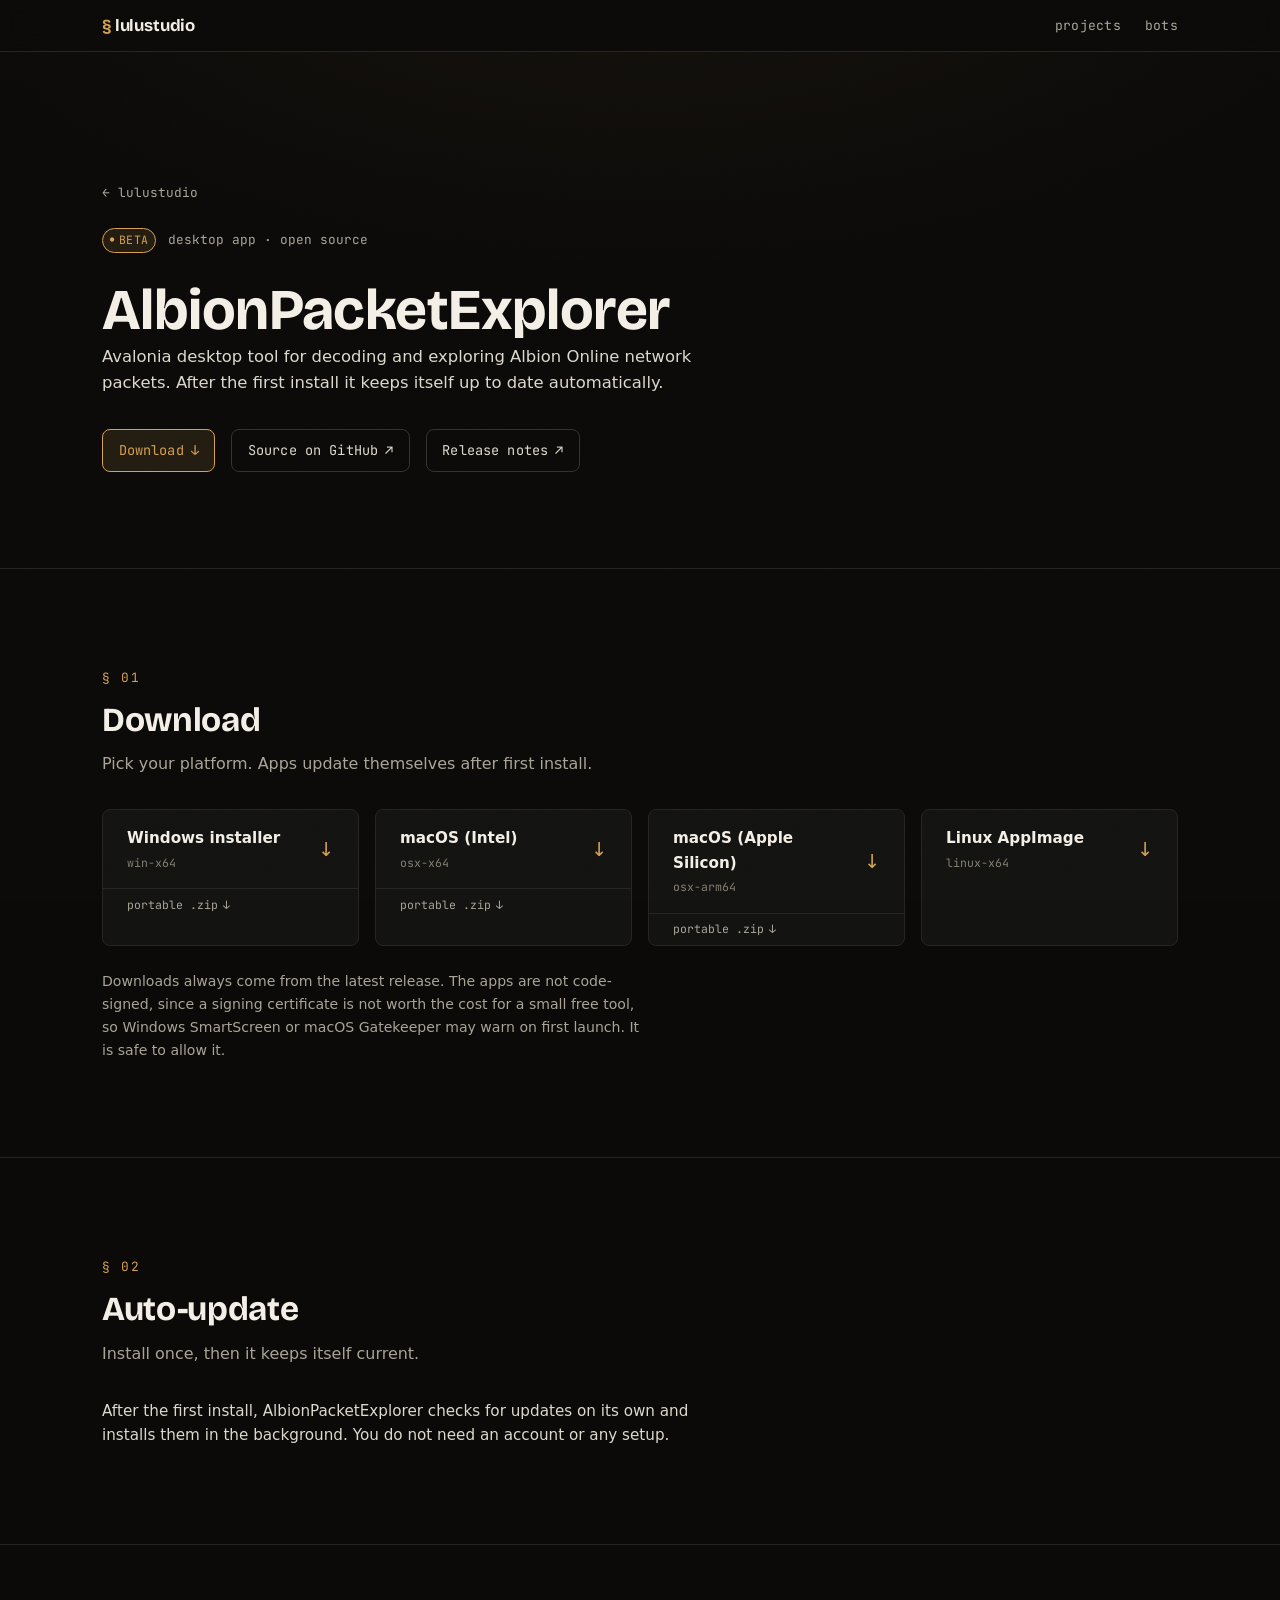
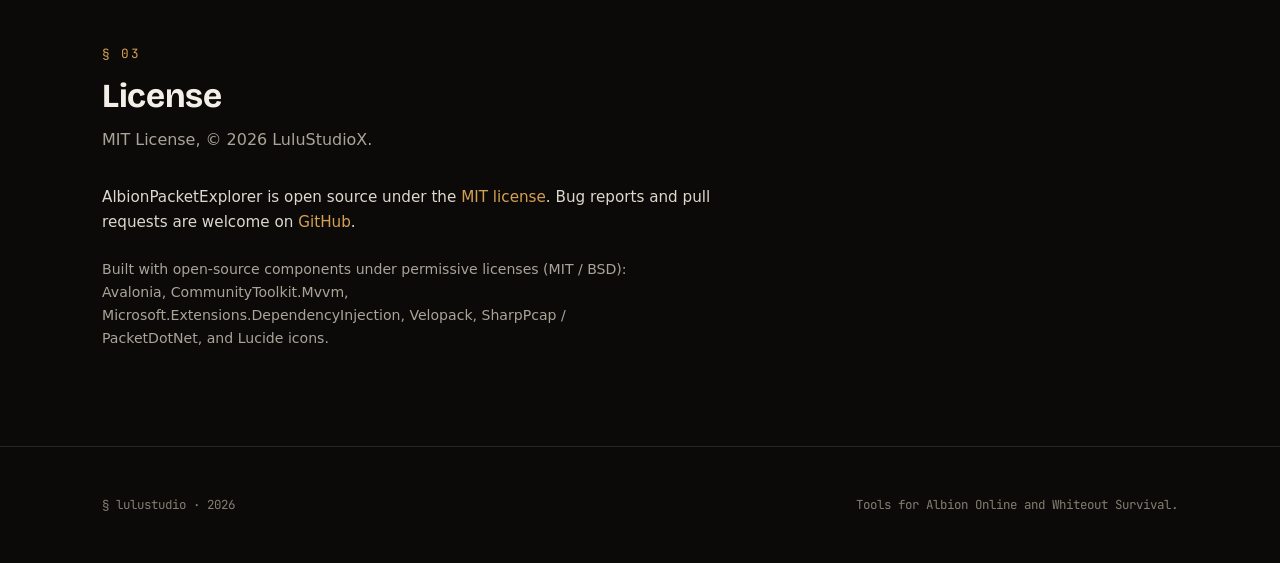
<file: apx/index.html>
<!doctype html>
<html lang="en">
  <head>
    <meta charset="utf-8" />
    <meta name="viewport" content="width=device-width, initial-scale=1" />
    <title>AlbionPacketExplorer - LuluStudio</title>
    <meta name="description" content="Desktop tool for decoding and exploring Albion Online network packets. Updates itself from GitHub releases." />
    <link rel="canonical" href="https://projects.lulustudio.dk/apx/" />
    <meta property="og:title" content="AlbionPacketExplorer - LuluStudio" />
    <meta property="og:description" content="Decode and explore Albion Online network packets. Auto-updating desktop app." />
    <meta property="og:type" content="website" />
    <meta name="theme-color" content="#0b0a09" />
    <link rel="icon" href="/favicon.svg" type="image/svg+xml" />
    <link rel="preconnect" href="https://fonts.googleapis.com" />
    <link rel="preconnect" href="https://fonts.gstatic.com" crossorigin />
    <link href="https://fonts.googleapis.com/css2?family=Bricolage+Grotesque:opsz,wght@12..96,400..800&family=JetBrains+Mono:wght@400;500;600&display=swap" rel="stylesheet" />
    <link rel="stylesheet" href="/css/styles.css?v=7c2fed3b" />
  </head>
  <body>
    <div class="grain" aria-hidden="true"></div>
    <a class="skip-link" href="#main">skip to content</a>

    <nav class="site-nav">
      <div class="page-width site-nav__bar">
        <a class="site-nav__brand" href="/"><span class="site-nav__mark">§</span> <span class="site-nav__word">lulustudio</span></a>
        <ul class="site-nav__links">
          <li><a href="/#projects">projects</a></li>
          <li><a href="/#bots">bots</a></li>
        </ul>
      </div>
    </nav>

    <main id="main">
      <header class="hero">
        <div class="page-width">
          <a class="hero__back" href="/">← lulustudio</a>
          <p class="hero__eyebrow">
            <span class="badge badge--accent"><span class="badge__dot" aria-hidden="true">●</span>beta</span>
            desktop app · open source
          </p>
          <h1>AlbionPacketExplorer</h1>
          <p class="hero__lead">
            Avalonia desktop tool for decoding and exploring Albion Online network packets. After the first install it keeps itself up to date automatically.
          </p>
          <div class="hero__actions">
            <a class="button" href="#download">Download <span aria-hidden="true">↓</span></a>
            <a class="button button--ghost" href="https://github.com/LuluStudioX/AlbionPacketExplorer" target="_blank" rel="noopener">Source on GitHub <span aria-hidden="true">↗</span></a>
            <a class="button button--ghost" href="https://github.com/LuluStudioX/AlbionPacketExplorer/releases" target="_blank" rel="noopener">Release notes <span aria-hidden="true">↗</span></a>
          </div>
        </div>
      </header>

      <section class="section" id="download">
        <div class="page-width">
          <header class="section__header">
            <span class="section__number">§ 01</span>
            <h2 class="section__title">Download</h2>
            <p class="section__lead">Pick your platform. Apps update themselves after first install.</p>
          </header>
          <div class="download-grid" data-downloads="apx"></div>
          <p class="fine-print">
            Downloads always come from the latest release. The apps are not code-signed, since a signing certificate is not worth the cost for a small free tool, so Windows SmartScreen or macOS Gatekeeper may warn on first launch. It is safe to allow it.
          </p>
        </div>
      </section>

      <section class="section" id="updates">
        <div class="page-width">
          <header class="section__header">
            <span class="section__number">§ 02</span>
            <h2 class="section__title">Auto-update</h2>
            <p class="section__lead">Install once, then it keeps itself current.</p>
          </header>
          <div class="prose">
            <p>
              After the first install, AlbionPacketExplorer checks for updates on its own and
              installs them in the background. You do not need an account or any setup.
            </p>
          </div>
        </div>
      </section>

      <section class="section" id="license">
        <div class="page-width">
          <header class="section__header">
            <span class="section__number">§ 03</span>
            <h2 class="section__title">License</h2>
            <p class="section__lead">MIT License, © 2026 LuluStudioX.</p>
          </header>
          <div class="prose">
            <p>
              AlbionPacketExplorer is open source under the <a href="https://github.com/LuluStudioX/AlbionPacketExplorer/blob/main/LICENSE" target="_blank" rel="noopener">MIT license</a>. Bug reports and pull requests are welcome on <a href="https://github.com/LuluStudioX/AlbionPacketExplorer" target="_blank" rel="noopener">GitHub</a>.
            </p>
            <p class="fine-print">
              Built with open-source components under permissive licenses (MIT / BSD): Avalonia,
              CommunityToolkit.Mvvm, Microsoft.Extensions.DependencyInjection, Velopack,
              SharpPcap / PacketDotNet, and Lucide icons.
            </p>
          </div>
        </div>
      </section>
    </main>

    <footer class="site-footer">
      <div class="page-width site-footer__row">
        <span>§ lulustudio · <span data-current-year></span></span>
        <span>Tools for Albion Online and Whiteout Survival.</span>
      </div>
    </footer>

    <script src="/js/data.js?v=7c2fed3b"></script>
    <script src="/js/render.js?v=7c2fed3b"></script>
    <script src="/js/cursor.js?v=7c2fed3b"></script>
  </body>
</html>
</file>
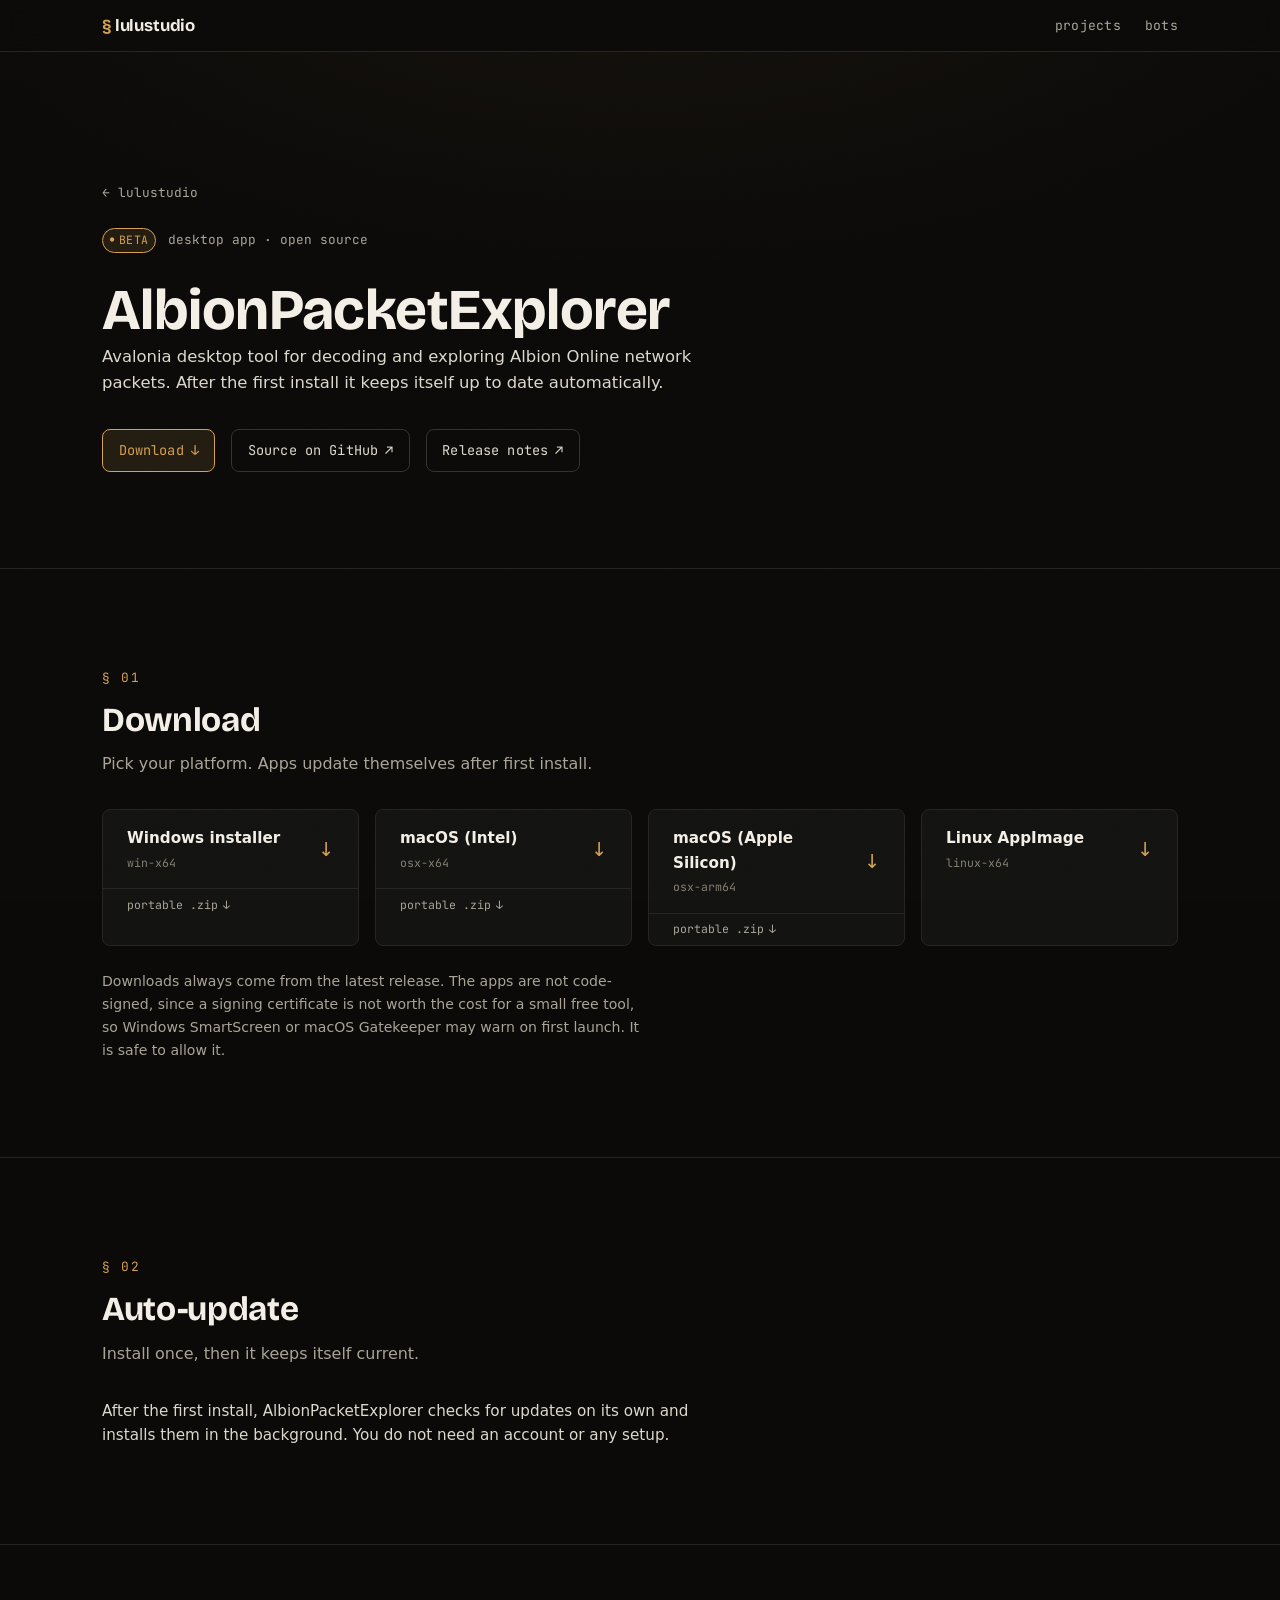
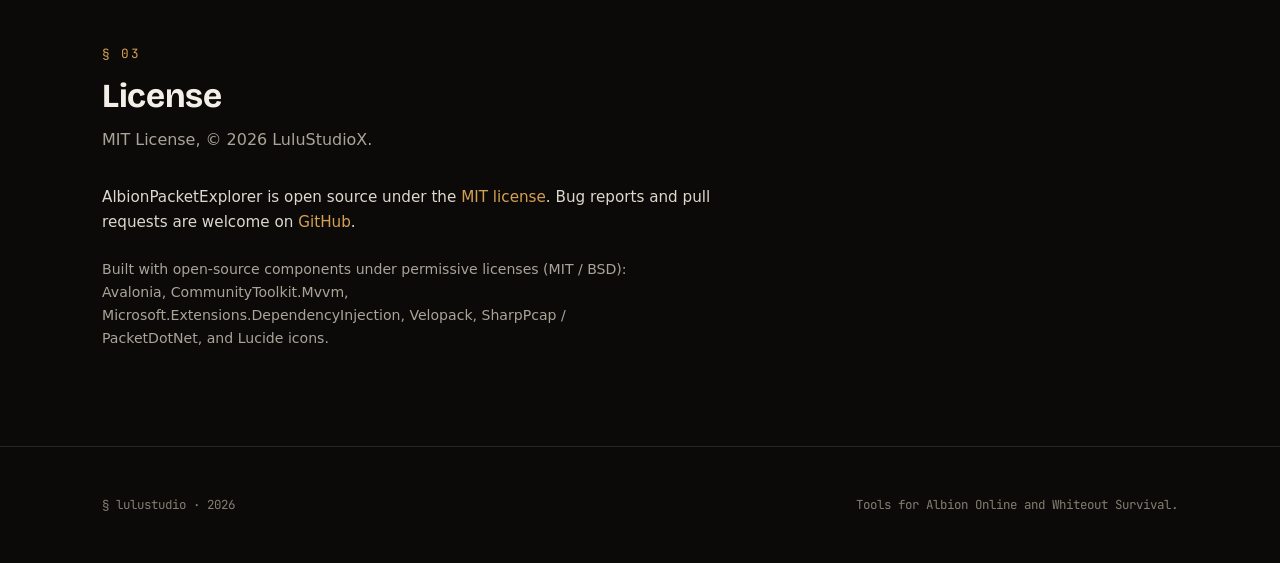
<file: site/apx/index.html>
<!doctype html>
<html lang="en">
  <head>
    <meta charset="utf-8" />
    <meta name="viewport" content="width=device-width, initial-scale=1" />
    <title>AlbionPacketExplorer - LuluStudio</title>
    <meta name="description" content="Desktop tool for decoding and exploring Albion Online network packets. Updates itself from GitHub releases." />
    <link rel="canonical" href="https://projects.lulustudio.dk/apx/" />
    <meta property="og:title" content="AlbionPacketExplorer - LuluStudio" />
    <meta property="og:description" content="Decode and explore Albion Online network packets. Auto-updating desktop app." />
    <meta property="og:type" content="website" />
    <meta name="theme-color" content="#0b0a09" />
    <link rel="icon" href="/favicon.svg" type="image/svg+xml" />
    <link rel="preconnect" href="https://fonts.googleapis.com" />
    <link rel="preconnect" href="https://fonts.gstatic.com" crossorigin />
    <link href="https://fonts.googleapis.com/css2?family=Bricolage+Grotesque:opsz,wght@12..96,400..800&family=JetBrains+Mono:wght@400;500;600&display=swap" rel="stylesheet" />
    <link rel="stylesheet" href="/css/styles.css" />
  </head>
  <body>
    <div class="grain" aria-hidden="true"></div>
    <a class="skip-link" href="#main">skip to content</a>

    <nav class="site-nav">
      <div class="page-width site-nav__bar">
        <a class="site-nav__brand" href="/"><span class="site-nav__mark">§</span> <span class="site-nav__word">lulustudio</span></a>
        <ul class="site-nav__links">
          <li><a href="/#projects">projects</a></li>
          <li><a href="/#bots">bots</a></li>
        </ul>
      </div>
    </nav>

    <main id="main">
      <header class="hero">
        <div class="page-width">
          <a class="hero__back" href="/">← lulustudio</a>
          <p class="hero__eyebrow">
            <span class="badge badge--accent"><span class="badge__dot" aria-hidden="true">●</span>beta</span>
            desktop app · open source
          </p>
          <h1>AlbionPacketExplorer</h1>
          <p class="hero__lead">
            Avalonia desktop tool for decoding and exploring Albion Online network packets. After the first install it keeps itself up to date automatically.
          </p>
          <div class="hero__actions">
            <a class="button" href="#download">Download <span aria-hidden="true">↓</span></a>
            <a class="button button--ghost" href="https://github.com/LuluStudioX/AlbionPacketExplorer" target="_blank" rel="noopener">Source on GitHub <span aria-hidden="true">↗</span></a>
            <a class="button button--ghost" href="https://github.com/LuluStudioX/AlbionPacketExplorer/releases" target="_blank" rel="noopener">Release notes <span aria-hidden="true">↗</span></a>
          </div>
        </div>
      </header>

      <section class="section" id="download">
        <div class="page-width">
          <header class="section__header">
            <span class="section__number">§ 01</span>
            <h2 class="section__title">Download</h2>
            <p class="section__lead">Pick your platform. Apps update themselves after first install.</p>
          </header>
          <div class="download-grid" data-downloads="apx"></div>
          <p class="fine-print">
            Downloads always come from the latest release. The apps are not code-signed, since a signing certificate is not worth the cost for a small free tool, so Windows SmartScreen or macOS Gatekeeper may warn on first launch. It is safe to allow it.
          </p>
        </div>
      </section>

      <section class="section" id="updates">
        <div class="page-width">
          <header class="section__header">
            <span class="section__number">§ 02</span>
            <h2 class="section__title">Auto-update</h2>
            <p class="section__lead">Install once, then it keeps itself current.</p>
          </header>
          <div class="prose">
            <p>
              After the first install, AlbionPacketExplorer checks for updates on its own and
              installs them in the background. You do not need an account or any setup.
            </p>
          </div>
        </div>
      </section>

      <section class="section" id="license">
        <div class="page-width">
          <header class="section__header">
            <span class="section__number">§ 03</span>
            <h2 class="section__title">License</h2>
            <p class="section__lead">MIT License, © 2026 LuluStudioX.</p>
          </header>
          <div class="prose">
            <p>
              AlbionPacketExplorer is open source under the <a href="https://github.com/LuluStudioX/AlbionPacketExplorer/blob/main/LICENSE" target="_blank" rel="noopener">MIT license</a>. Bug reports and pull requests are welcome on <a href="https://github.com/LuluStudioX/AlbionPacketExplorer" target="_blank" rel="noopener">GitHub</a>.
            </p>
            <p class="fine-print">
              Built with open-source components under permissive licenses (MIT / BSD): Avalonia,
              CommunityToolkit.Mvvm, Microsoft.Extensions.DependencyInjection, Velopack,
              SharpPcap / PacketDotNet, and Lucide icons.
            </p>
          </div>
        </div>
      </section>
    </main>

    <footer class="site-footer">
      <div class="page-width site-footer__row">
        <span>§ lulustudio · <span data-current-year></span></span>
        <span>Tools for Albion Online and Whiteout Survival.</span>
      </div>
    </footer>

    <script src="/js/data.js"></script>
    <script src="/js/render.js"></script>
    <script src="/js/cursor.js"></script>
  </body>
</html>
</file>
<file: css/styles.css>
@import './theme.css?v=7c2fed3b';

/* ── reset ── */
*, *::before, *::after { box-sizing: border-box; margin: 0; padding: 0; }
html { scroll-behavior: smooth; -webkit-text-size-adjust: 100%; }

body {
  background: var(--color-bg);
  color: var(--color-text);
  font-family: var(--font-body);
  font-size: var(--font-size-body);
  line-height: var(--line-height-normal);
  min-height: 100svh;
  -webkit-font-smoothing: antialiased;
  text-rendering: optimizeLegibility;
  overflow-x: hidden;
}

/* firelight warmth from the top, like glow on a cave wall */
body::before {
  content: '';
  position: fixed;
  inset: 0;
  z-index: -2;
  background:
    radial-gradient(1100px 520px at 50% -10%, var(--color-accent-faint), transparent 70%),
    var(--color-bg);
  pointer-events: none;
}

/* dot grid revealed by a spotlight that follows the mouse (see js/cursor.js).
   Ported from cv-lulustudio, recolored to the hub accent. Sits behind content. */
.dot-grid {
  position: fixed;
  inset: 0;
  z-index: -1;
  pointer-events: none;
  background-image: radial-gradient(circle, color-mix(in srgb, var(--color-accent) 60%, transparent) 1.2px, transparent 1.2px);
  background-size: 26px 26px;
  -webkit-mask-image: radial-gradient(ellipse 360px 300px at var(--mx, -999px) var(--my, -999px), #000 8%, transparent 70%);
  mask-image: radial-gradient(ellipse 360px 300px at var(--mx, -999px) var(--my, -999px), #000 8%, transparent 70%);
}

/* subtle film-grain overlay */
.grain {
  position: fixed;
  inset: 0;
  z-index: 9999;
  pointer-events: none;
  opacity: 0.035;
  mix-blend-mode: overlay;
  background-image: url("data:image/svg+xml,%3Csvg xmlns='http://www.w3.org/2000/svg' width='160' height='160'%3E%3Cfilter id='n'%3E%3CfeTurbulence type='fractalNoise' baseFrequency='0.85' numOctaves='2' stitchTiles='stitch'/%3E%3C/filter%3E%3Crect width='100%25' height='100%25' filter='url(%23n)'/%3E%3C/svg%3E");
}

/* ── headings ── */
h1, h2, h3 {
  font-family: var(--font-display);
  color: var(--color-heading);
  line-height: var(--line-height-tight);
  font-weight: 700;
  letter-spacing: -0.01em;
  text-wrap: balance;
  overflow-wrap: break-word;
}
h1 { font-size: var(--font-size-hero); }
h2 { font-size: var(--font-size-title); }
h3 { font-size: var(--font-size-subtitle); }
p { color: var(--color-text); text-wrap: pretty; }
strong { color: var(--color-heading); font-weight: 700; }
img, svg, video { max-width: 100%; height: auto; }

/* ── links ── */
a { color: var(--color-accent); text-decoration: none; transition: color 0.15s ease; }
a:hover { color: var(--color-accent-bright); }

/* ── code / mono ── */
code, pre, kbd, samp { font-family: var(--font-mono); font-size: var(--font-size-code); }
code:not(pre code) {
  background: var(--color-inset);
  border: 1px solid var(--color-border);
  border-radius: var(--radius-sm);
  padding: 0.1em 0.4em;
  color: var(--color-heading);
}

/* ── layout primitives ── */
.page-width {
  max-width: var(--max-width);
  margin-inline: auto;
  padding-inline: clamp(1.1rem, 4vw, 2rem);
}

/* ── focus / a11y ── */
a:focus-visible, button:focus-visible, [tabindex]:focus-visible {
  outline: 2px solid var(--color-accent);
  outline-offset: 3px;
  border-radius: var(--radius-sm);
}
.visually-hidden {
  position: absolute; width: 1px; height: 1px;
  padding: 0; margin: -1px; overflow: hidden;
  clip: rect(0, 0, 0, 0); white-space: nowrap; border: 0;
}

/* ── button ── */
.button {
  display: inline-flex;
  align-items: center;
  gap: 0.5em;
  font-family: var(--font-mono);
  font-size: 0.85rem;
  letter-spacing: 0.01em;
  padding: 0.7em 1.15em;
  border-radius: var(--radius-md);
  border: 1px solid var(--color-accent);
  background: var(--color-accent-soft);
  color: var(--color-accent);
  transition: background 0.16s ease, border-color 0.16s ease, color 0.16s ease, transform 0.16s ease;
}
.button:hover { background: var(--color-accent); color: var(--color-bg); transform: translateY(-1px); }
.button--ghost { border-color: var(--color-border-strong); background: transparent; color: var(--color-text); }
.button--ghost:hover {
  border-color: var(--color-accent);
  background: var(--color-accent-soft);
  color: var(--color-accent);
  transform: translateY(-1px);
}

/* ── skip link ── */
.skip-link {
  position: fixed; top: 8px; left: 8px; z-index: 10000;
  transform: translateY(-160%);
  background: var(--color-accent); color: var(--color-bg);
  font-family: var(--font-mono); font-size: 0.75rem; font-weight: 600;
  padding: 0.6em 1em; border-radius: var(--radius-sm);
  transition: transform 0.18s ease;
}
.skip-link:focus { transform: translateY(0); }

/* ── navigation ── */
.site-nav {
  position: sticky; top: 0; z-index: 100;
  min-height: var(--nav-height);
  display: flex; align-items: center;
  background: color-mix(in srgb, var(--color-bg) 82%, transparent);
  backdrop-filter: blur(8px);
  border-bottom: 1px solid var(--color-border);
}
.site-nav__bar { display: flex; align-items: center; justify-content: space-between; gap: var(--space-lg); width: 100%; }
.site-nav__brand { font-family: var(--font-display); font-weight: 700; color: var(--color-heading); font-size: 1.05rem; letter-spacing: -0.01em; }
.site-nav__brand:hover { color: var(--color-heading); }
.site-nav__mark { color: var(--color-accent); }
.site-nav__links { display: flex; gap: var(--space-lg); list-style: none; }
.site-nav__links a { font-family: var(--font-mono); font-size: 0.82rem; color: var(--color-text-muted); letter-spacing: 0.02em; }
.site-nav__links a:hover,

/* ── hero ── */
.hero { padding-block: clamp(3rem, 11vw, 8rem) var(--section-padding); }
.hero__eyebrow {
  display: flex; align-items: center; gap: var(--space-sm);
  font-family: var(--font-mono); font-size: 0.8rem; color: var(--color-text-muted);
  margin-bottom: var(--space-lg); flex-wrap: wrap;
}
.hero__title { margin-bottom: var(--space-lg); max-width: 18ch; }
.hero__lead { max-width: 60ch; color: var(--color-text); font-size: 1.08em; }
.hero__actions { display: flex; flex-wrap: wrap; gap: var(--space-md); margin-top: var(--space-xl); }
.hero__back { font-family: var(--font-mono); font-size: 0.8rem; color: var(--color-text-muted); display: inline-block; margin-bottom: var(--space-lg); }

/* ── numbered section ── */
.section { padding-block: var(--section-padding); border-top: 1px solid var(--color-border); }
.section__header { margin-bottom: var(--space-xl); }
.section__number { display: inline-block; font-family: var(--font-mono); font-size: 0.8rem; letter-spacing: 0.12em; color: var(--color-accent); margin-bottom: var(--space-sm); }
.section__title { max-width: 24ch; }
.section__lead { margin-top: var(--space-sm); color: var(--color-text-muted); max-width: 60ch; font-size: 1.05em; }

/* ── card grid + card ── */
.card-grid { display: grid; grid-template-columns: repeat(auto-fit, minmax(min(100%, 320px), 1fr)); gap: var(--space-lg); }
.card {
  display: flex; flex-direction: column; gap: var(--space-sm);
  padding: var(--space-lg);
  background: color-mix(in srgb, var(--color-card) 55%, transparent);
  border: 1px solid var(--color-border); border-radius: var(--radius-lg);
  transition: border-color 0.18s ease, transform 0.18s ease, background 0.18s ease;
}
.card:hover { border-color: var(--color-border-strong); transform: translateY(-2px); background: color-mix(in srgb, var(--color-elevated) 60%, transparent); }
.card__meta { display: flex; flex-wrap: wrap; gap: var(--space-xs); }
.card__head { display: flex; align-items: center; gap: var(--space-sm); }
.card__icon { width: 32px; height: 32px; flex-shrink: 0; border-radius: 7px; object-fit: contain; }
.card__title { font-size: var(--font-size-subtitle); overflow-wrap: anywhere; }
.card__title-btn {
  font: inherit; color: var(--color-heading); background: none; border: 0; padding: 0;
  text-align: left; cursor: pointer; transition: color 0.15s ease;
}
.card__title-btn:hover { color: var(--color-accent); }
.card__title-arrow { color: var(--color-accent); white-space: nowrap; }
.card__description { color: var(--color-text-muted); font-size: 0.95em; flex: 1; }
/* tech stack: a labeled row of language chips with a color dot each */
.card__stack { display: flex; align-items: center; flex-wrap: wrap; gap: var(--space-xs); }
.card__stack-label { font-family: var(--font-mono); font-size: 0.6rem; text-transform: uppercase; letter-spacing: 0.1em; color: var(--color-text-faint); }
.tech-list { display: flex; flex-wrap: wrap; gap: var(--space-xs); list-style: none; }
.tech { display: inline-flex; align-items: center; gap: 0.4em; font-family: var(--font-mono); font-size: 0.72rem; color: var(--color-text-muted); border: 1px solid var(--color-border); border-radius: var(--radius-sm); padding: 0.12em 0.5em; }
.tech__dot { width: 8px; height: 8px; border-radius: 2px; display: inline-block; }
.card__actions { display: flex; flex-wrap: wrap; align-items: center; gap: var(--space-md); margin-top: var(--space-xs); }
.card__action {
  font-family: var(--font-mono); font-size: 0.8rem; color: var(--color-accent);
  background: none; border: 0; padding: 0; cursor: pointer; transition: color 0.15s ease;
}
.card__action:hover { color: var(--color-accent-bright); }

/* compact stats line under the card description */
.statline { display: flex; flex-wrap: wrap; align-items: center; gap: 0.5em; font-family: var(--font-mono); font-size: 0.72rem; color: var(--color-text-faint); }
.statline__sep { color: var(--color-border-strong); }

/* ── badge ── */
.badge {
  display: inline-flex; align-items: center; gap: 0.4em;
  font-family: var(--font-mono); font-size: 0.72rem; letter-spacing: 0.03em;
  text-transform: uppercase; padding: 0.22em 0.6em; border-radius: var(--radius-pill);
  border: 1px solid var(--color-border-strong); background: var(--color-inset); color: var(--color-text-muted); white-space: nowrap;
}
.badge__dot { font-size: 0.6em; line-height: 1; display: inline-block; }

/* live badge: vivid green, with a light circling the pill border */
.badge--live {
  position: relative;
  color: var(--color-live-bright);
  border-color: color-mix(in srgb, var(--color-live) 45%, transparent);
  background: var(--color-live-soft);
}
.badge--live .live-count { font-weight: 700; }
.badge--live::before {
  content: '';
  position: absolute;
  inset: 0;
  border-radius: inherit;
  padding: 1.4px;
  background: conic-gradient(from var(--beam-angle, 0deg),
    transparent 0 62%,
    color-mix(in srgb, var(--color-live-bright) 40%, transparent) 74%,
    var(--color-live-bright) 84%,
    transparent 92%);
  -webkit-mask: linear-gradient(#000 0 0) content-box, linear-gradient(#000 0 0);
  -webkit-mask-composite: xor;
          mask: linear-gradient(#000 0 0) content-box, linear-gradient(#000 0 0);
          mask-composite: exclude;
  animation: badge-beam 2.6s linear infinite;
  pointer-events: none;
}
@property --beam-angle { syntax: '<angle>'; inherits: false; initial-value: 0deg; }
@keyframes badge-beam { to { --beam-angle: 360deg; } }
.badge--accent { color: var(--color-accent); border-color: var(--color-accent); background: var(--color-accent-soft); }
.badge--warn { color: var(--color-warn); border-color: var(--color-warn); }
.badge--private { color: var(--color-text-faint); border-color: var(--color-border-strong); }
.badge--fork { color: var(--color-text-muted); border-color: var(--color-border-strong); }
.badge--discord { color: #aab0f7; border-color: color-mix(in srgb, #5865f2 55%, transparent); background: rgba(88, 101, 242, 0.12); }
.badge--version { color: var(--color-accent); border-color: color-mix(in srgb, var(--color-accent) 45%, transparent); background: var(--color-accent-soft); text-transform: none; }
.badge__icon { display: inline-block; vertical-align: -1px; }

/* ── code block ── */
.code-block { border: 1px solid var(--color-border); border-radius: var(--radius-md); background: var(--color-elevated); overflow: hidden; }
.code-block__bar { display: flex; align-items: center; gap: 0.5em; padding: 0.5em 0.9em; font-family: var(--font-mono); font-size: 0.72rem; letter-spacing: 0.04em; color: var(--color-text-muted); background: var(--color-inset); border-bottom: 1px solid var(--color-border); }
.code-block__dot { color: var(--color-accent); font-size: 0.7em; }
.code-block__body { margin: 0; padding: var(--space-md); overflow-x: auto; color: var(--color-heading); line-height: 1.6; }

/* ── prose + checklist ── */
.prose { max-width: 64ch; display: flex; flex-direction: column; gap: var(--space-lg); }
.checklist { list-style: none; display: flex; flex-direction: column; gap: var(--space-xs); }
.checklist li { font-family: var(--font-mono); font-size: 0.85rem; color: var(--color-text-muted); }
.checklist__mark { color: var(--color-live); margin-right: 0.5em; }
.callout--warn { color: var(--color-text); border-left: 2px solid var(--color-warn); padding-left: var(--space-md); }
.fine-print { font-size: 0.88rem; color: var(--color-text-muted); max-width: 60ch; }
.see-all { margin-top: var(--space-lg); font-family: var(--font-mono); font-size: 0.85rem; }

/* ── download grid (apx) ── */
.download-grid { display: grid; grid-template-columns: repeat(auto-fill, minmax(min(100%, 240px), 1fr)); gap: var(--space-md); }
.download {
  display: flex; flex-direction: column;
  background: var(--color-card); border: 1px solid var(--color-border); border-radius: var(--radius-md);
  transition: border-color 0.18s ease, transform 0.18s ease;
}
.download:hover { border-color: var(--color-accent); transform: translateY(-2px); }
.download__main { display: grid; grid-template-columns: 1fr auto; align-items: center; gap: 0.2em var(--space-sm); padding: var(--space-md) var(--space-lg); }
.download__label { color: var(--color-heading); font-weight: 600; }
.download__platform { grid-column: 1; font-family: var(--font-mono); font-size: 0.72rem; color: var(--color-text-faint); }
.download__arrow { grid-row: 1 / 3; grid-column: 2; color: var(--color-accent); font-size: 1.2rem; }
.download__portable {
  display: flex; align-items: center; gap: 0.4em;
  padding: 0.55em var(--space-lg);
  border-top: 1px solid var(--color-border);
  font-family: var(--font-mono); font-size: 0.72rem; color: var(--color-text-muted);
}
.download__portable:hover { color: var(--color-accent); }

/* breathing room between the download grid and the note under it */
.download-grid + .fine-print { margin-top: var(--space-lg); }

/* ── footer ── */
.site-footer { border-top: 1px solid var(--color-border); padding-block: var(--space-2xl); color: var(--color-text-faint); font-family: var(--font-mono); font-size: 0.78rem; }
.site-footer__row { display: flex; flex-wrap: wrap; gap: var(--space-md); justify-content: space-between; }

/* ── empty state (shown if data fails to load) ── */
.empty-state { color: var(--color-text-faint); font-family: var(--font-mono); font-size: 0.85rem; }

/* ── details dialog (click-to-expand) ── */
.details {
  width: min(640px, calc(100vw - 2rem));
  margin: auto;
  padding: 0;
  border: 1px solid var(--color-border-strong);
  border-radius: var(--radius-lg);
  background: var(--color-card);
  color: var(--color-text);
}
.details::backdrop { background: rgba(0, 0, 0, 0.66); backdrop-filter: blur(2px); }
.details[open] { animation: details-in 0.22s cubic-bezier(0.16, 1, 0.3, 1) both; }
.details[open]::backdrop { animation: backdrop-in 0.22s ease both; }
@keyframes details-in { from { opacity: 0; transform: translateY(10px) scale(0.98); } to { opacity: 1; transform: none; } }
@keyframes backdrop-in { from { opacity: 0; } to { opacity: 1; } }
.details__panel { position: relative; padding: var(--space-xl); display: flex; flex-direction: column; gap: var(--space-md); }
.details__release { font-family: var(--font-mono); font-size: 0.78rem; color: var(--color-text-muted); }
.details__release strong { color: var(--color-accent); }
.details__close {
  position: absolute; top: var(--space-md); right: var(--space-md);
  background: none; border: 0; color: var(--color-text-muted); cursor: pointer;
  font-size: 1rem; line-height: 1; padding: 0.3em;
}
.details__close:hover { color: var(--color-heading); }
.details__heading-row { display: flex; align-items: center; gap: var(--space-sm); }
.details__heading-row .card__icon { width: 34px; height: 34px; }
.details__title { font-size: var(--font-size-title); overflow-wrap: anywhere; padding-right: 2rem; }
.details__description { color: var(--color-text-muted); }
.details__block { display: flex; flex-direction: column; gap: var(--space-xs); }
.details__heading { font-family: var(--font-mono); font-size: 0.72rem; text-transform: uppercase; letter-spacing: 0.06em; color: var(--color-text-muted); }
.details__heading-note { color: var(--color-text-faint); text-transform: none; letter-spacing: 0; }
.details__links { display: flex; flex-wrap: wrap; gap: var(--space-sm); margin-top: var(--space-xs); }

/* curated runtime facts in the details panel */
.facts { list-style: none; display: flex; flex-wrap: wrap; gap: var(--space-xs); }
.fact {
  font-family: var(--font-mono); font-size: 0.7rem; color: var(--color-text);
  border: 1px solid var(--color-border-strong); border-radius: var(--radius-pill);
  padding: 0.2em 0.65em; background: var(--color-inset);
}

/* stat grid */
.stat-grid { display: grid; grid-template-columns: repeat(auto-fit, minmax(110px, 1fr)); gap: var(--space-sm); margin: 0; }
.stat { background: var(--color-elevated); border: 1px solid var(--color-border); border-radius: var(--radius-md); padding: var(--space-sm) var(--space-md); }
.stat__label { font-family: var(--font-mono); font-size: 0.66rem; text-transform: uppercase; letter-spacing: 0.05em; color: var(--color-text-faint); margin: 0 0 0.2em; }
.stat__value { font-size: 0.95rem; color: var(--color-heading); margin: 0; }

/* language bar */
.lang-bar { display: flex; height: 10px; border-radius: var(--radius-pill); overflow: hidden; background: var(--color-inset); }
.lang-bar__seg { display: block; height: 100%; }
.lang-bar__legend { list-style: none; display: flex; flex-wrap: wrap; gap: var(--space-md); margin-top: var(--space-xs); font-family: var(--font-mono); font-size: 0.72rem; color: var(--color-text-muted); }
.lang-bar__legend li { display: flex; align-items: center; gap: 0.4em; }
.lang-bar__chip { width: 10px; height: 10px; border-radius: 2px; display: inline-block; }
.lang-bar__pct { color: var(--color-text-faint); }
.lang-bar__seg--0 { background: var(--color-accent); }
.lang-bar__seg--1 { background: var(--color-live); }
.lang-bar__seg--2 { background: #7e8ab0; }
.lang-bar__seg--3 { background: var(--color-warn); }

/* hero commit strip */
.activity-strip { margin-top: var(--space-xl); max-width: 640px; }
.activity-strip__bars {
  display: flex; align-items: flex-end; gap: 2px; height: 48px;
  -webkit-mask-image: linear-gradient(to right, transparent, #000 45%);
  mask-image: linear-gradient(to right, transparent, #000 45%);
}
.activity-strip__bar {
  flex: 1; min-width: 2px; background: var(--color-accent); border-radius: 1px 1px 0 0; opacity: 0.85;
  transform-origin: bottom; animation: activity-rise 320ms ease-out both; animation-delay: calc(var(--bar-index) * 10ms);
}
.activity-strip__axis {
  position: relative; height: 1.2em; margin-top: var(--space-xs);
  font-family: var(--font-mono); font-size: 0.62rem; color: var(--color-text-faint);
  -webkit-mask-image: linear-gradient(to right, transparent, #000 45%);
  mask-image: linear-gradient(to right, transparent, #000 45%);
}
.activity-strip__axis span { position: absolute; top: 0; padding-left: 4px; border-left: 1px solid var(--color-border); }
.activity-strip__caption { font-family: var(--font-mono); font-size: 0.72rem; color: var(--color-text-faint); margin-top: var(--space-xs); min-height: 1.4em; }
@media (hover: hover) {
  .activity-strip__bar { transition: opacity 0.12s ease; }
  .activity-strip__bars:hover .activity-strip__bar { opacity: 0.35; }
  .activity-strip__bars:hover .activity-strip__bar:hover { opacity: 1; }
}
@keyframes activity-rise { from { transform: scaleY(0); } }
@keyframes activity-fade { from { opacity: 0; } }
@media (prefers-reduced-motion: reduce) {
  .activity-strip__bar { animation: activity-fade 200ms ease-out both; animation-delay: 0s; }
}

/* commit sparkline */
.spark { display: flex; align-items: flex-end; gap: 2px; height: 56px; padding: var(--space-xs); background: var(--color-elevated); border: 1px solid var(--color-border); border-radius: var(--radius-md); }
.spark__bar { flex: 1; min-width: 2px; background: var(--color-accent); border-radius: 1px 1px 0 0; opacity: 0.85; transition: opacity 0.12s ease; }
.spark__bar:hover { opacity: 1; }
.spark-axis { display: flex; justify-content: space-between; font-family: var(--font-mono); font-size: 0.62rem; color: var(--color-text-faint); margin-top: 0.3em; }

/* prev / next navigation inside the details panel */
.details__nav { display: flex; align-items: center; justify-content: space-between; gap: var(--space-sm); margin-top: var(--space-xs); padding-top: var(--space-md); border-top: 1px solid var(--color-border); }
.details__nav-btn {
  font-family: var(--font-mono); font-size: 0.75rem; color: var(--color-accent);
  background: none; border: 0; cursor: pointer; padding: 0.3em 0; max-width: 42%;
  overflow: hidden; text-overflow: ellipsis; white-space: nowrap; transition: color 0.15s ease;
}
.details__nav-btn:hover { color: var(--color-accent-bright); }
.details__nav-btn--off { color: var(--color-text-faint); cursor: default; }
.details__nav-count { font-family: var(--font-mono); font-size: 0.7rem; color: var(--color-text-faint); flex-shrink: 0; }

[id] { scroll-margin-top: calc(var(--nav-height) + 16px); }

/* ── responsive ── */
@media (max-width: 640px) {
  .card-grid { grid-template-columns: 1fr; gap: var(--space-md); }
  .hero__actions .button { width: 100%; justify-content: center; }
  .site-nav__links { gap: var(--space-md); }
  .site-nav__word { display: none; } /* keep just the section mark on tiny screens */
}
@media (max-width: 380px) {
  .site-nav__links a { font-size: 0.75rem; }
}
@media (min-width: 1400px) {
  :root { --max-width: 1280px; }
}
@media (prefers-reduced-motion: reduce) {
  html { scroll-behavior: auto; }
  *, *::before, *::after { transition: none !important; animation: none !important; }
  .grain, .dot-grid { display: none; }
}
</file>
